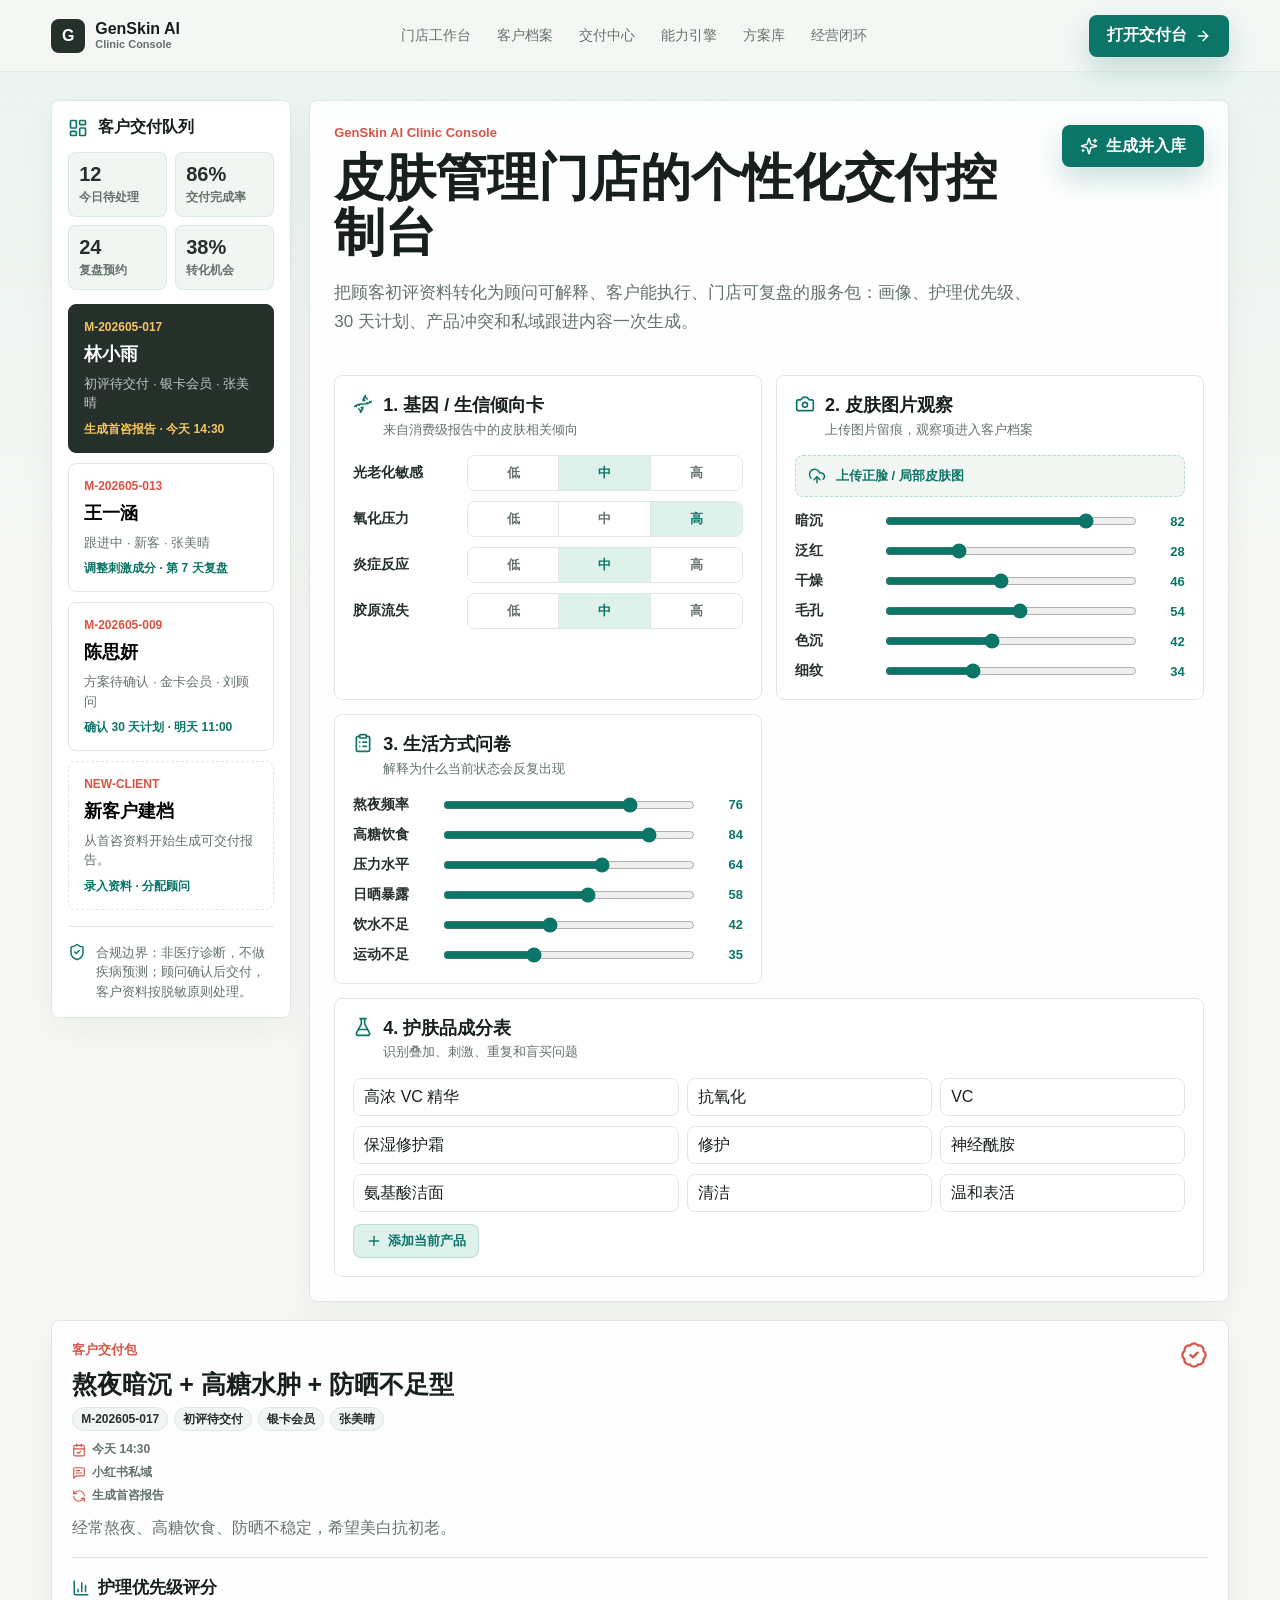
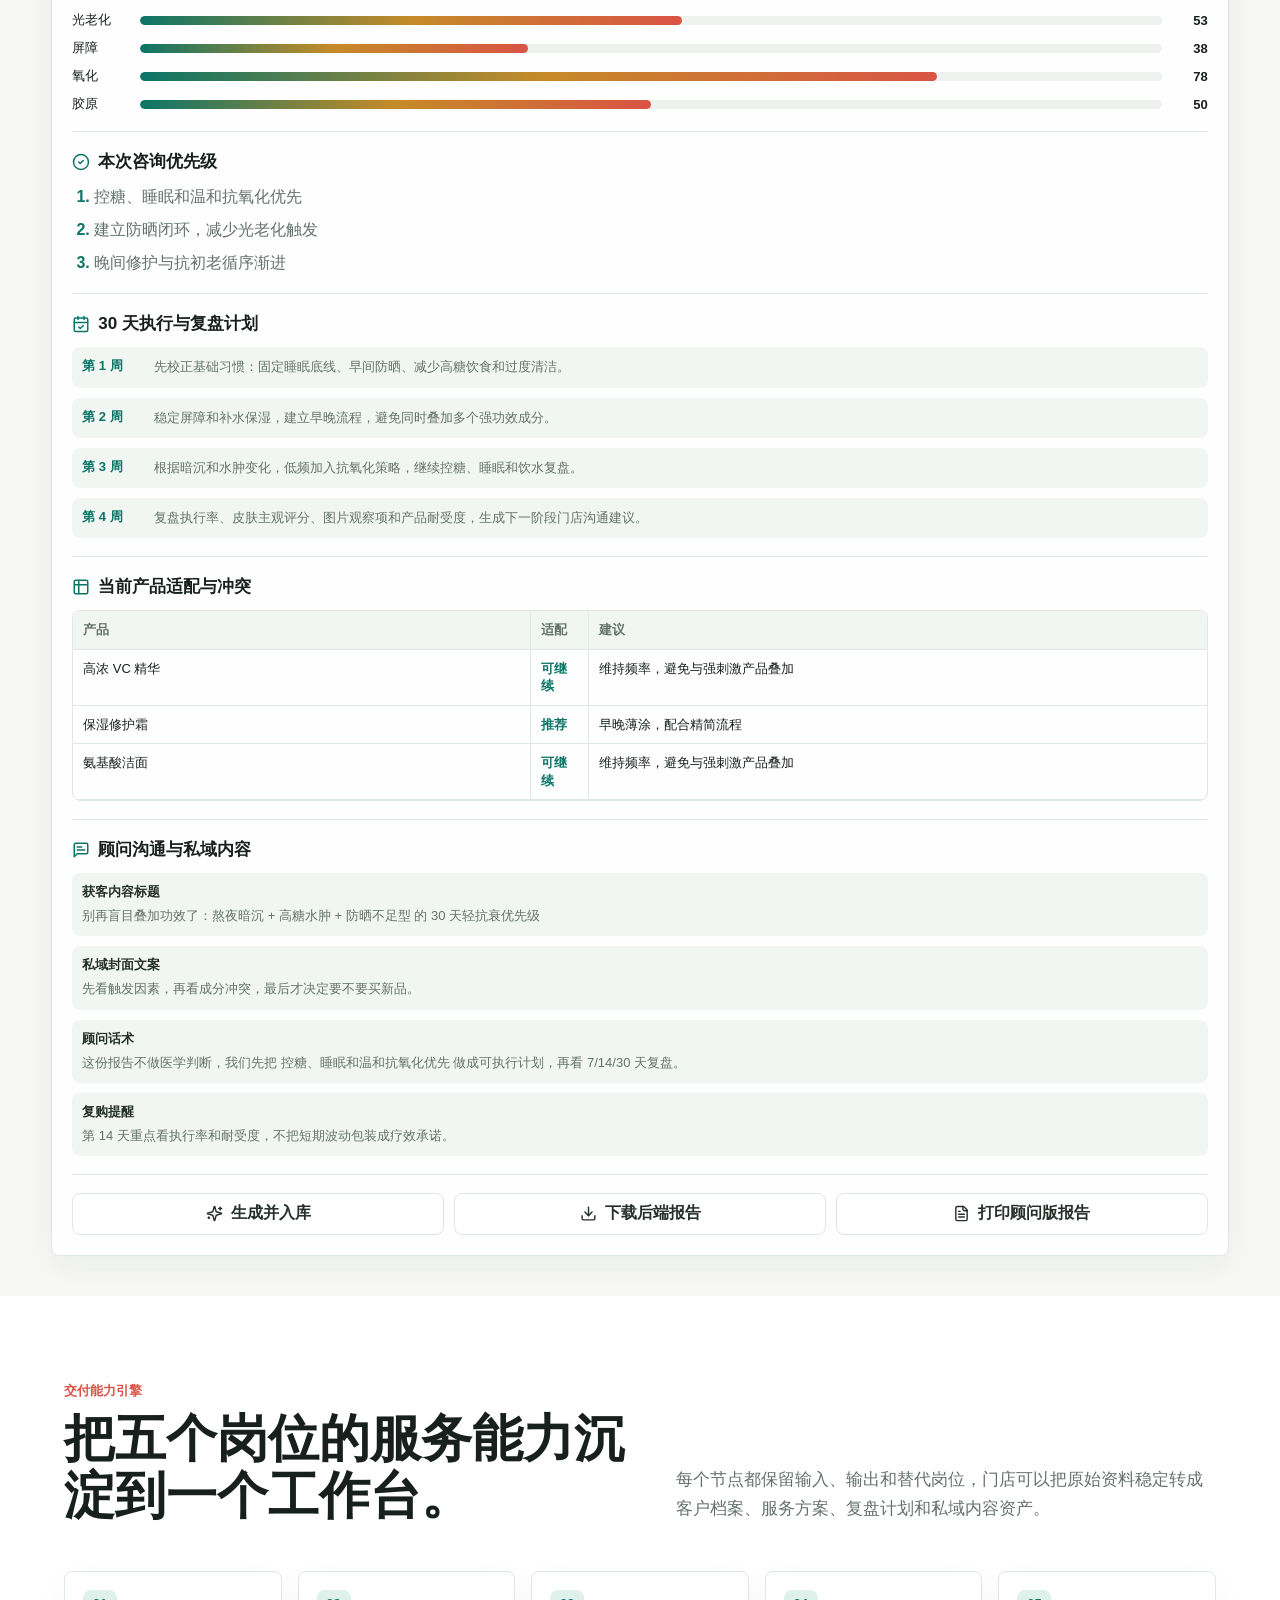
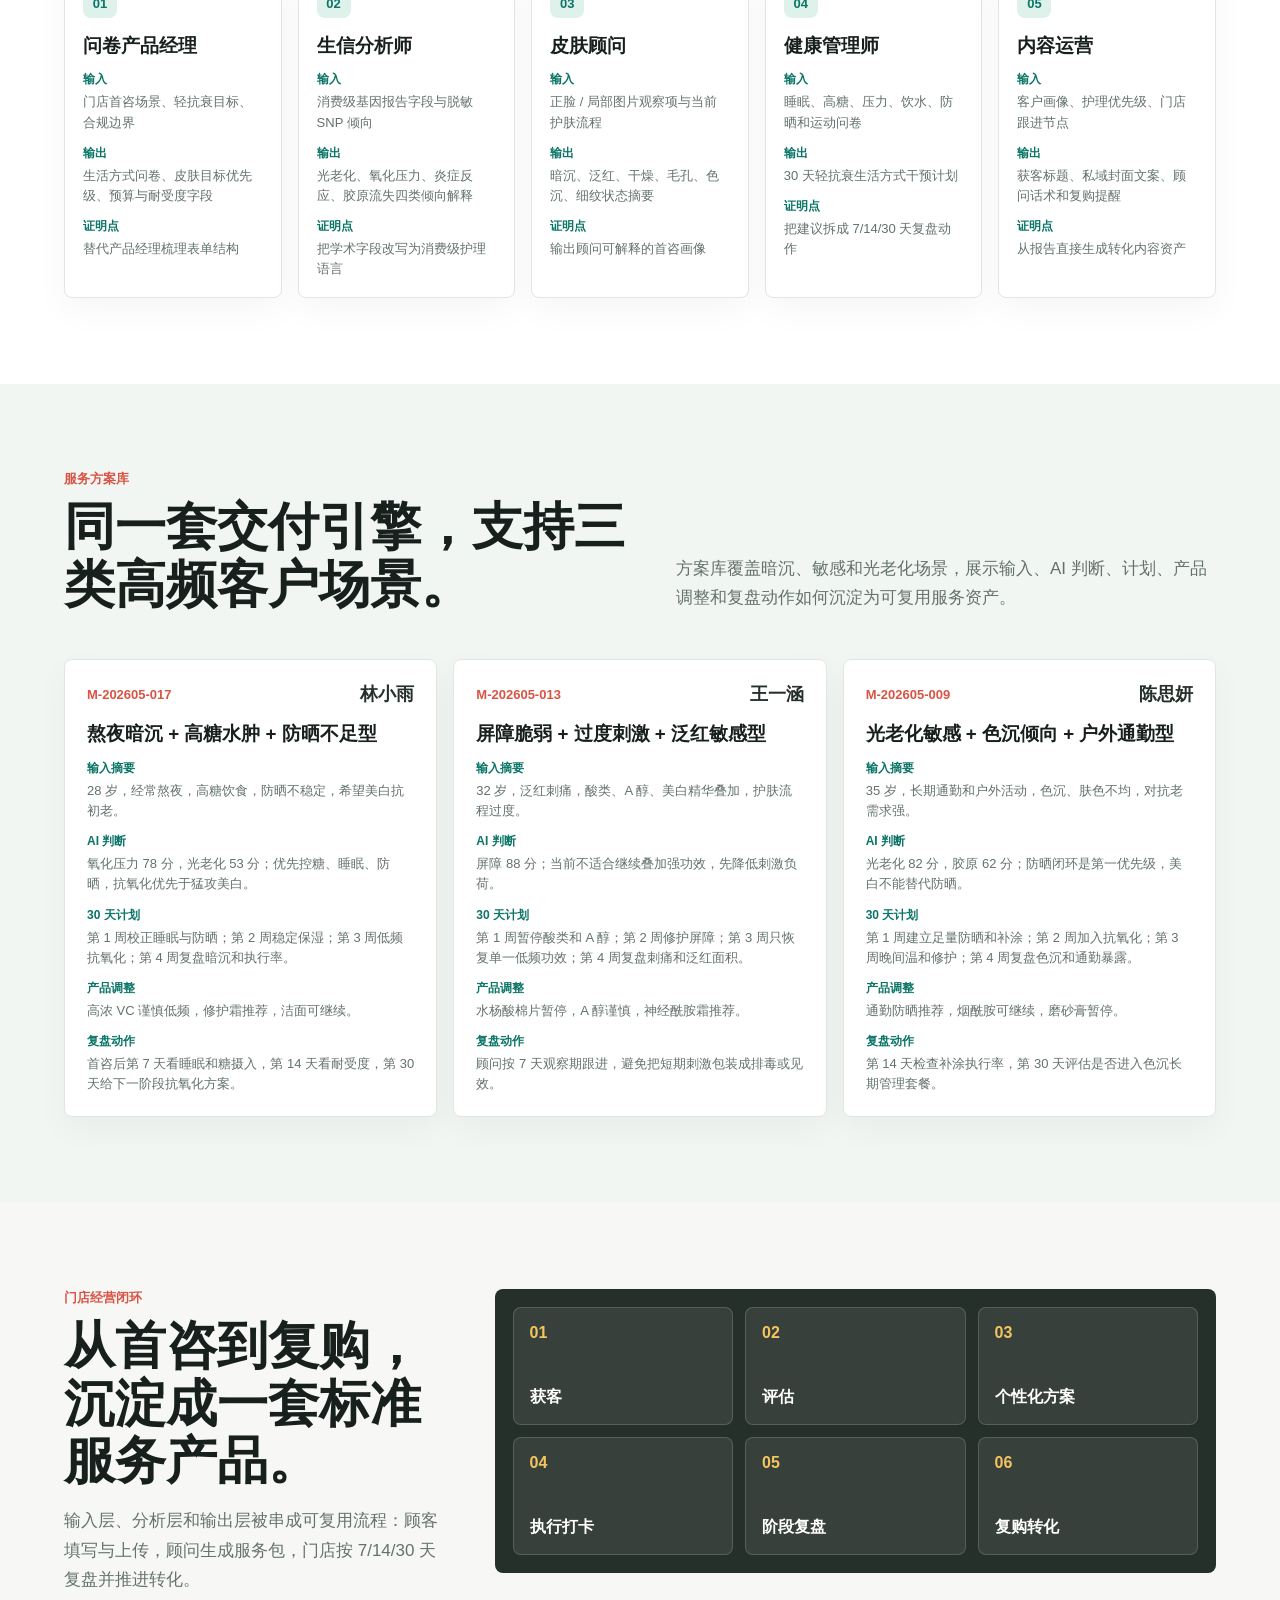
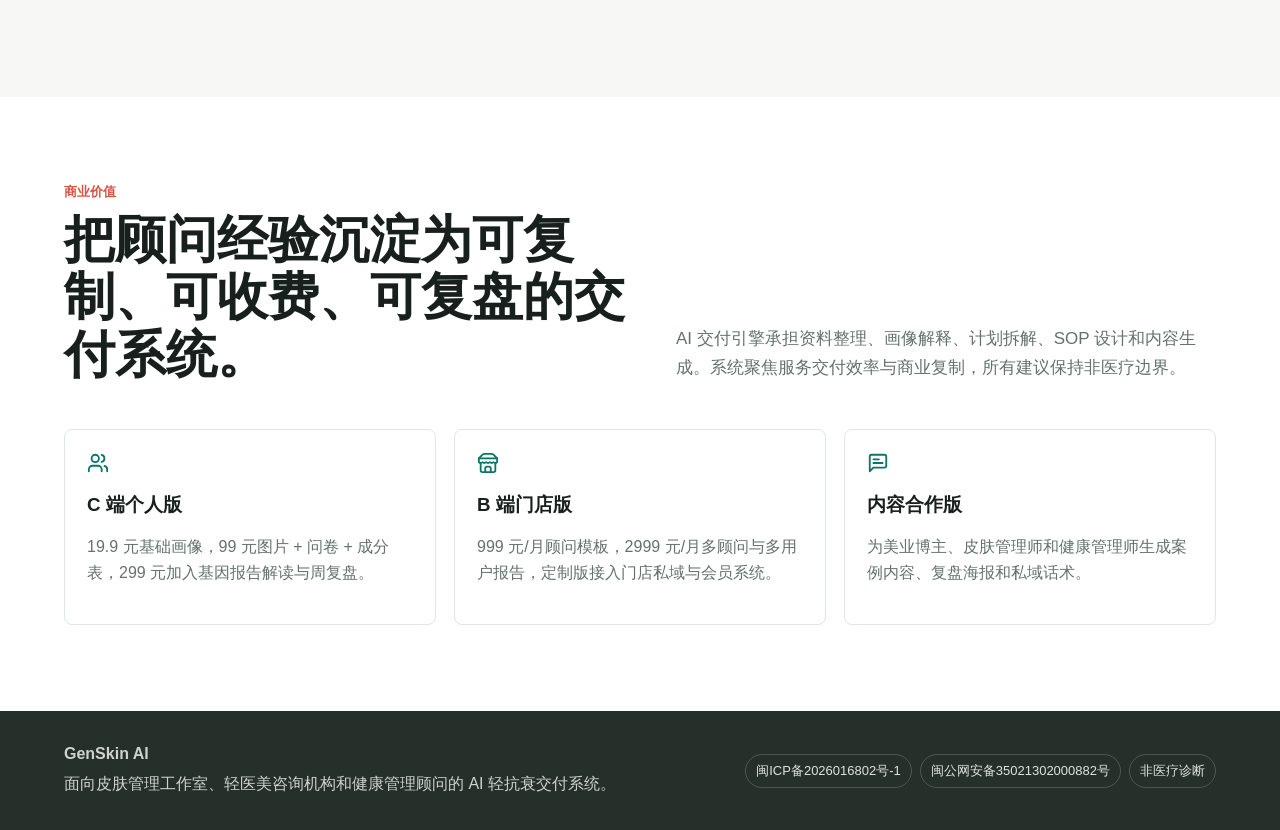
<file: index.html>
<!doctype html>
<html lang="zh-CN">
  <head>
    <meta charset="UTF-8" />
    <meta name="viewport" content="width=device-width, initial-scale=1.0" />
    <meta
      name="description"
      content="GenSkin AI 是一个基于基因组、生信解读和多模态信息的个性化轻抗衰交付系统。"
    />
    <link
      rel="icon"
      href="data:image/svg+xml,%3Csvg xmlns='http://www.w3.org/2000/svg' viewBox='0 0 64 64'%3E%3Crect width='64' height='64' rx='14' fill='%232b332f'/%3E%3Ctext x='32' y='42' font-size='34' text-anchor='middle' fill='white' font-family='Arial,sans-serif' font-weight='800'%3EG%3C/text%3E%3C/svg%3E"
    />
    <title>GenSkin AI | 个性化轻抗衰交付系统</title>
    <script type="module" crossorigin src="./assets/main-ZSD3zAkA.js"></script>
    <link rel="stylesheet" crossorigin href="./assets/main-mmVGF_Ff.css">
  </head>
  <body>
    <div id="root"></div>
  </body>
</html>
</file>
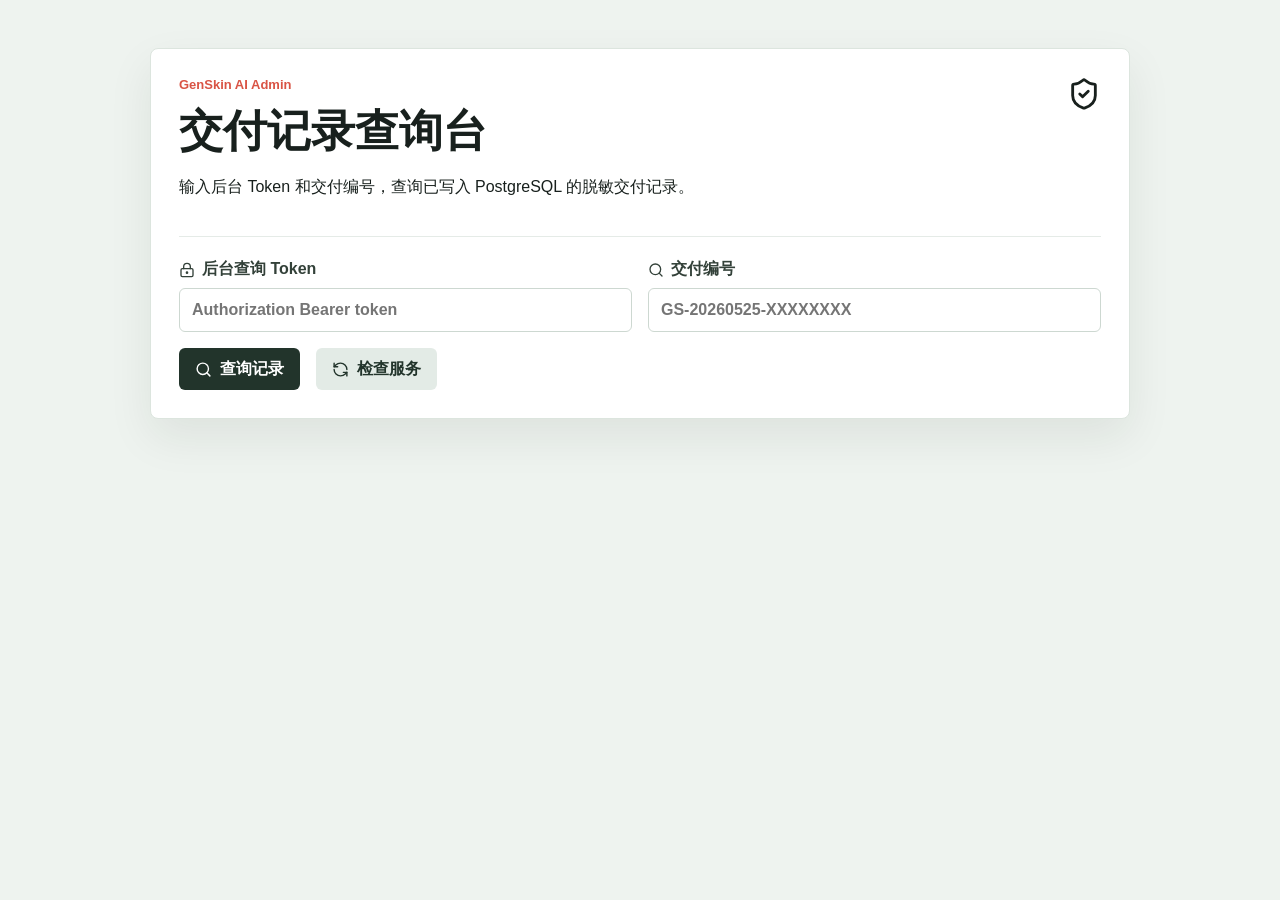
<file: admin.html>
<!doctype html>
<html lang="zh-CN">
  <head>
    <meta charset="UTF-8" />
    <meta name="viewport" content="width=device-width, initial-scale=1.0" />
    <meta name="robots" content="noindex,nofollow" />
    <title>GenSkin AI Admin</title>
    <script type="module" crossorigin src="./assets/main-ZSD3zAkA.js"></script>
    <link rel="stylesheet" crossorigin href="./assets/main-mmVGF_Ff.css">
  </head>
  <body>
    <div id="root"></div>
  </body>
</html>
</file>
<file: assets/main-mmVGF_Ff.css>
:root{color-scheme:light;--bg: #f7f8f5;--paper: #ffffff;--ink: #18201d;--muted: #64726b;--line: #dfe7e2;--emerald: #0b7567;--emerald-2: #dff1eb;--coral: #d95445;--amber: #c58b28;--graphite: #26302b;--soft: #f1f6f3;--shadow: 0 22px 60px rgba(24, 32, 29, .1);font-family:Microsoft YaHei,PingFang SC,Noto Sans CJK SC,Arial,sans-serif;background:var(--bg);color:var(--ink)}*{box-sizing:border-box}html{scroll-behavior:smooth}body{margin:0;background:linear-gradient(180deg,#dff1eb94,#f7f8f500 620px),var(--bg)}a{color:inherit;text-decoration:none}button,input{font:inherit}button{cursor:pointer}button:disabled{cursor:wait;opacity:.72}.site-header{position:sticky;top:0;z-index:20;display:flex;align-items:center;justify-content:space-between;gap:24px;min-height:72px;padding:0 4vw;background:#f7f8f5e6;border-bottom:1px solid rgba(223,231,226,.82);-webkit-backdrop-filter:blur(18px);backdrop-filter:blur(18px)}.brand{display:inline-flex;align-items:center;gap:10px;font-weight:850}.brand-mark{display:grid;place-items:center;width:34px;height:34px;color:#fff;background:var(--graphite);border-radius:8px}.brand span:last-child{display:grid;gap:1px;line-height:1.05}.brand small{color:var(--muted);font-size:11px;font-weight:800}nav{display:flex;align-items:center;gap:26px;color:var(--muted);font-size:14px}.header-action,.primary-action{display:inline-flex;align-items:center;justify-content:center;gap:8px;min-height:42px;padding:0 18px;color:#fff;background:var(--emerald);border:0;border-radius:8px;box-shadow:0 12px 28px #0b756738;font-weight:800;white-space:nowrap}.studio-shell{display:grid;grid-template-columns:280px minmax(520px,1fr) minmax(380px,.8fr);gap:18px;align-items:start;padding:28px 4vw 40px}.scenario-rail,.workspace,.report-panel,.input-panel,.pricing-grid article{min-width:0;background:#ffffffeb;border:1px solid var(--line);border-radius:8px;box-shadow:0 12px 34px #18201d0d}.scenario-rail{position:sticky;top:94px;padding:16px}.rail-title{display:flex;align-items:center;gap:10px;margin-bottom:14px}.rail-metrics{display:grid;grid-template-columns:repeat(2,1fr);gap:8px;margin-bottom:14px}.rail-metrics div{min-width:0;padding:10px;background:var(--soft);border:1px solid rgba(11,117,103,.1);border-radius:8px}.rail-metrics strong{display:block;color:var(--graphite);font-size:20px;line-height:1.1}.rail-metrics span{display:block;margin-top:4px;color:var(--muted);font-size:12px;font-weight:750}.rail-title svg,.panel-title svg,.report-block h3 svg,.pricing-grid svg,.rail-note svg{color:var(--emerald);flex:0 0 auto}.scenario{display:grid;gap:8px;width:100%;min-height:114px;margin-bottom:10px;padding:15px;text-align:left;background:var(--paper);border:1px solid var(--line);border-radius:8px}.scenario span{color:var(--coral);font-size:12px;font-weight:900}.scenario strong{font-size:18px}.scenario small{color:var(--muted);line-height:1.45}.scenario em{color:var(--emerald);font-size:12px;font-style:normal;font-weight:850;line-height:1.35}.scenario.active{color:#fff;background:var(--graphite);border-color:var(--graphite)}.scenario.active small{color:#ffffffb8}.scenario.active span,.scenario.active em{color:#f4c55f}.scenario.custom{border-style:dashed}.rail-note{display:flex;gap:10px;margin-top:16px;padding-top:16px;border-top:1px solid var(--line)}.rail-note p{margin:0;color:var(--muted);font-size:13px;line-height:1.5}.workspace{padding:24px}.workspace-head{display:flex;justify-content:space-between;gap:24px;align-items:flex-start;margin-bottom:22px}.workspace-head h1{max-width:780px;margin:0 0 12px;font-size:clamp(34px,4vw,56px);line-height:1.08;letter-spacing:0}.workspace-head p:not(.label),.section-lede,.section-heading>p{color:var(--muted);font-size:17px;line-height:1.72}.label{margin:0 0 10px;color:var(--coral);font-size:13px;font-weight:900;letter-spacing:0}.input-grid{display:grid;grid-template-columns:repeat(2,minmax(0,1fr));gap:14px}.input-panel{overflow:hidden;padding:18px;box-shadow:none}.panel-title{display:flex;gap:10px;align-items:flex-start;margin-bottom:16px}.panel-title h2{margin:0 0 4px;font-size:18px;line-height:1.25}.panel-title p{margin:0;color:var(--muted);font-size:13px;line-height:1.45}.gene-grid,.slider-grid,.product-editor,.score-list,.week-plan,.content-pack{display:grid;gap:10px}.gene-row{display:grid;grid-template-columns:104px 1fr;gap:10px;align-items:center}.gene-row>span,.slider-row>span{color:var(--graphite);font-size:14px;font-weight:800}.segmented{display:grid;grid-template-columns:repeat(3,1fr);overflow:hidden;border:1px solid var(--line);border-radius:8px}.segmented button{min-height:34px;color:var(--muted);background:#fff;border:0;border-right:1px solid var(--line);font-size:13px;font-weight:800}.segmented button:last-child{border-right:0}.segmented button.selected{color:var(--emerald);background:var(--emerald-2)}.upload-line{display:flex;align-items:center;gap:10px;min-height:42px;margin-bottom:14px;padding:0 12px;color:var(--emerald);background:var(--soft);border:1px dashed #b9d9ce;border-radius:8px;font-size:13px;font-weight:800}.upload-line input{display:none}.slider-row{min-width:0;display:grid;grid-template-columns:78px 1fr 36px;gap:10px;align-items:center}.slider-row input{min-width:0;accent-color:var(--emerald)}.slider-row strong{color:var(--emerald);font-size:13px;text-align:right}.ingredient-panel{grid-column:span 2}.product-row{display:grid;grid-template-columns:1.2fr .9fr .9fr;gap:8px}.product-row input{width:100%;min-height:38px;padding:0 10px;color:var(--ink);background:#fff;border:1px solid var(--line);border-radius:8px}.text-action{display:inline-flex;align-items:center;gap:6px;min-height:34px;margin-top:12px;padding:0 12px;color:var(--emerald);background:var(--emerald-2);border:1px solid rgba(11,117,103,.18);border-radius:8px;font-size:13px;font-weight:850}.report-panel{position:sticky;top:94px;max-height:calc(100vh - 112px);overflow:auto;padding:20px}.report-top{display:flex;gap:14px;justify-content:space-between;padding-bottom:16px;border-bottom:1px solid var(--line)}.report-top h2{margin:0 0 8px;font-size:25px;line-height:1.2}.customer-meta{display:flex;flex-wrap:wrap;gap:6px;margin:0 0 10px}.service-meta{display:grid;gap:6px;margin:0 0 12px}.customer-meta span{display:inline-flex;align-items:center;min-height:24px;padding:0 8px;color:var(--graphite);background:var(--soft);border:1px solid var(--line);border-radius:999px;font-size:12px;font-weight:850}.service-meta span{display:inline-flex;align-items:center;gap:6px;color:var(--muted);font-size:12px;font-weight:800}.service-meta svg{color:var(--emerald);flex:0 0 auto}.report-top p:not(.label){margin:0;color:var(--muted);line-height:1.56}.report-top svg{color:var(--coral);flex:0 0 auto}.report-block{padding:18px 0;border-bottom:1px solid var(--line)}.report-block h3{display:flex;align-items:center;gap:8px;margin:0 0 12px;font-size:17px}.score-row{display:grid;grid-template-columns:58px 1fr 36px;gap:10px;align-items:center;font-size:13px}.score-track{height:9px;overflow:hidden;background:#edf2ef;border-radius:999px}.score-track i{display:block;height:100%;background:linear-gradient(90deg,var(--emerald),var(--amber),var(--coral));border-radius:inherit}.score-row strong{text-align:right}.priority-list{display:grid;gap:8px;margin:0;padding-left:22px;color:var(--muted);line-height:1.55}.priority-list li::marker{color:var(--emerald);font-weight:900}.week-plan div{display:grid;grid-template-columns:62px 1fr;gap:10px;padding:10px;background:var(--soft);border-radius:8px}.week-plan span{color:var(--emerald);font-size:13px;font-weight:900}.week-plan p,.content-pack p{margin:0;color:var(--muted);font-size:13px;line-height:1.55}.match-table{display:grid;grid-template-columns:1fr 58px 1.35fr;overflow:hidden;border:1px solid var(--line);border-radius:8px}.match-table>span,.match-table>strong{min-height:38px;padding:10px;border-right:1px solid var(--line);border-bottom:1px solid var(--line);font-size:13px;line-height:1.35}.match-table>:nth-child(3n){border-right:0}.match-table>:nth-child(-n+3){color:var(--muted);background:var(--soft);font-weight:900}.ok{color:var(--emerald)}.warn{color:var(--coral)}.content-pack div{padding:10px;background:var(--soft);border-radius:8px}.content-pack strong{display:block;margin-bottom:5px;color:var(--graphite);font-size:13px}.report-actions{display:grid;grid-template-columns:repeat(3,1fr);gap:10px;padding-top:18px}.report-actions button{display:inline-flex;align-items:center;justify-content:center;gap:8px;min-height:42px;color:var(--graphite);background:#fff;border:1px solid var(--line);border-radius:8px;font-weight:850}.backend-receipt{display:grid;gap:4px;margin-top:14px;padding:12px;color:var(--emerald);background:var(--emerald-2);border:1px solid rgba(11,117,103,.16);border-radius:8px}.backend-receipt strong{color:var(--graphite);font-size:14px}.backend-receipt span{color:var(--muted);font-size:12px;line-height:1.45}.backend-receipt.error{color:var(--coral);background:#fff1ee;border-color:#d9544538}.section{padding:86px 5vw}.split-section{display:grid;grid-template-columns:.7fr 1.3fr;gap:42px;align-items:start}.section h2,.section-heading h2{max-width:760px;margin:0 0 16px;font-size:clamp(30px,4vw,52px);line-height:1.12;letter-spacing:0}.flow-board{display:grid;grid-template-columns:repeat(3,1fr);gap:12px;padding:18px;color:#fff;background:var(--graphite);border-radius:8px}.flow-board div{min-height:118px;display:grid;align-content:space-between;padding:16px;background:#ffffff14;border:1px solid rgba(255,255,255,.16);border-radius:8px}.flow-board span{color:#f4c55f;font-weight:900}.business-section{background:#fff}.section-heading{display:flex;justify-content:space-between;gap:24px;align-items:end;margin-bottom:30px}.section-heading>p{max-width:540px}.evidence-pack{background:#fff}.evidence-grid,.package-grid{display:grid;gap:16px}.evidence-grid{grid-template-columns:repeat(5,minmax(0,1fr))}.evidence-grid article,.package-grid article{min-width:0;background:var(--paper);border:1px solid var(--line);border-radius:8px;box-shadow:0 12px 34px #18201d0a}.evidence-grid article{padding:18px}.evidence-grid article>span{display:inline-flex;align-items:center;justify-content:center;width:34px;height:28px;color:var(--emerald);background:var(--emerald-2);border-radius:8px;font-size:13px;font-weight:900}.evidence-grid h3,.package-grid h3{margin:16px 0 14px;color:var(--ink);line-height:1.28}.evidence-grid dl,.package-grid dl{display:grid;gap:12px;margin:0}.evidence-grid dt,.package-grid dt{color:var(--emerald);font-size:12px;font-weight:900}.evidence-grid dd,.package-grid dd{margin:4px 0 0;color:var(--muted);font-size:13px;line-height:1.55}.package-section{background:var(--soft)}.package-grid{grid-template-columns:repeat(3,minmax(0,1fr))}.package-grid article{padding:22px}.package-head{display:flex;align-items:center;justify-content:space-between;gap:10px}.package-head span{color:var(--coral);font-size:13px;font-weight:900}.package-head strong{color:var(--graphite);font-size:18px}.pricing-grid{display:grid;grid-template-columns:repeat(3,1fr);gap:18px}.pricing-grid article{padding:22px;box-shadow:none}.pricing-grid h3{margin:14px 0 10px}.pricing-grid p{color:var(--muted);line-height:1.62}footer{display:flex;justify-content:space-between;gap:24px;padding:34px 5vw;color:#ffffffc7;background:var(--graphite)}.admin-shell{min-height:100vh;display:grid;place-items:start center;padding:48px 20px;background:#eef3ef}.admin-panel{width:min(980px,100%);background:#fff;border:1px solid #dce5de;border-radius:8px;padding:28px;box-shadow:0 18px 45px #18251f14}.admin-head,.admin-actions,.admin-result dl{display:flex;gap:16px}.admin-head{align-items:flex-start;justify-content:space-between;border-bottom:1px solid #e5ebe7;padding-bottom:22px}.admin-head h1{margin:6px 0 8px;font-size:clamp(28px,4vw,44px)}.admin-form{display:grid;grid-template-columns:1fr 1fr;gap:16px;margin-top:22px}.admin-form label{display:grid;gap:8px;color:#334139;font-weight:700}.admin-form label span{display:inline-flex;align-items:center;gap:7px}.admin-form input{width:100%;min-height:44px;border:1px solid #cdd8d1;border-radius:6px;padding:0 12px;font:inherit}.admin-actions{grid-column:1 / -1;flex-wrap:wrap}.admin-actions button{min-height:42px;border:0;border-radius:6px;padding:0 16px;display:inline-flex;align-items:center;gap:8px;background:#22342b;color:#fff;font-weight:800;cursor:pointer}.admin-actions button+button{background:#e3ebe6;color:#22342b}.admin-alert,.admin-result{margin-top:18px;border-radius:8px;border:1px solid #dce5de;padding:16px}.admin-alert{border-color:#e0b8ad;background:#fff3ef;color:#7d2f20;font-weight:800}.admin-result h2{margin:0 0 12px}.admin-result dl{flex-wrap:wrap;margin:0}.admin-result dl div{min-width:190px;display:grid;gap:4px;padding:10px 12px;background:#f4f7f5;border-radius:6px}.admin-result dt{color:#6a7a70;font-size:12px;text-transform:uppercase}.admin-result dd{margin:0;font-weight:800;overflow-wrap:anywhere}.admin-json{margin-top:14px;max-height:360px;overflow:auto;background:#17221c;border-radius:8px;padding:14px}.admin-json pre{margin:0;color:#e8f0eb;font-size:13px;white-space:pre-wrap}footer p{max-width:660px;margin:8px 0 0;line-height:1.6}.footer-records{display:flex;flex-wrap:wrap;gap:8px;align-content:center;justify-content:flex-end;text-align:right;font-size:13px}.footer-records span,.footer-records a{padding:7px 10px;color:#ffffffdb;border:1px solid rgba(255,255,255,.18);border-radius:999px}.footer-records a{text-decoration:none}@media(max-width:1280px){.studio-shell{grid-template-columns:240px minmax(0,1fr)}.report-panel{position:static;grid-column:1 / -1;max-height:none}}@media(max-width:900px){.site-header{position:static;align-items:flex-start;flex-direction:column;padding:18px 22px}nav{flex-wrap:wrap;gap:14px}.studio-shell,.split-section{grid-template-columns:1fr;padding:22px}.scenario-rail{position:static}.input-grid,.pricing-grid,.evidence-grid,.package-grid,.flow-board{grid-template-columns:1fr}.ingredient-panel{grid-column:auto}.workspace-head,.section-heading,footer{align-items:flex-start;flex-direction:column}.section{padding:58px 22px}.footer-records{justify-content:flex-start;text-align:left}}@media(max-width:560px){.product-row,.gene-row,.slider-row,.week-plan div,.match-table{grid-template-columns:1fr}.match-table>span,.match-table>strong{border-right:0}.report-actions{grid-template-columns:1fr}.workspace,.report-panel,.input-panel,.admin-panel{padding:16px}.admin-form{grid-template-columns:1fr}.admin-head{flex-direction:column}}
</file>
